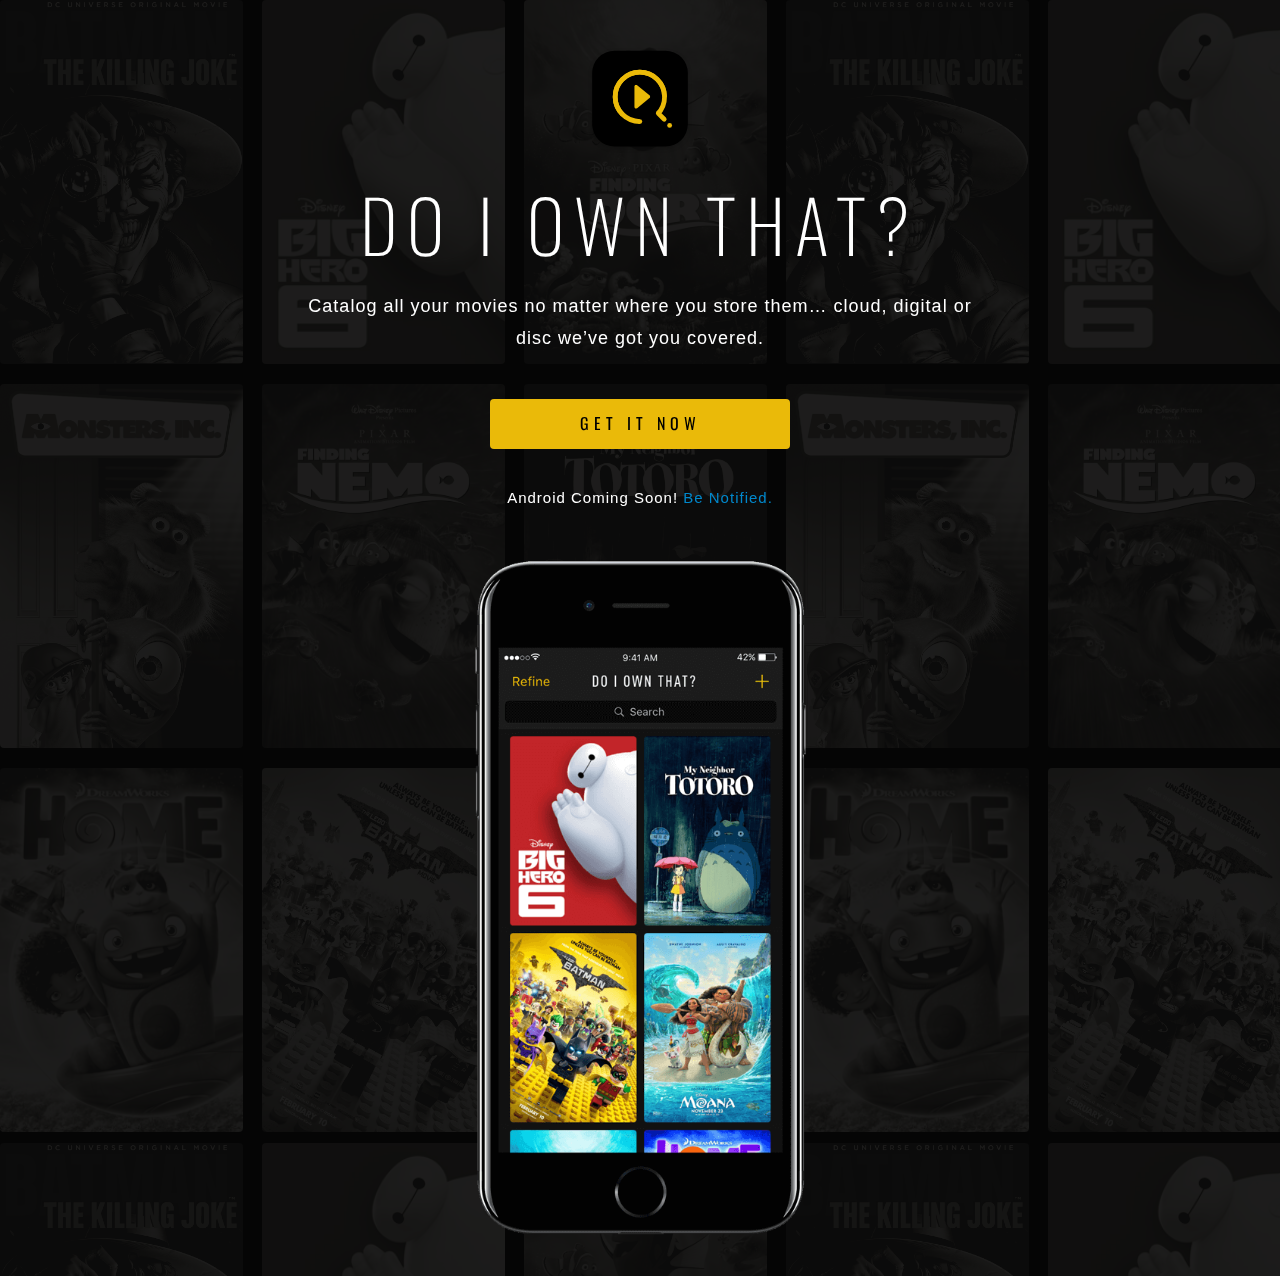
<file: index.html>
<!DOCTYPE html>
<html>
  <head>
    <meta charset="utf-8" />
    <title>Do I Own That? App</title>

	<!-- SEO -->

    <meta name="description" content="Do I Own That? is the perfect app for those like myself with huge movie collections spread out across various formats and services with no easy way to keep track of them all.  Do I Own That? is unique in that not only does it let you save movies to your library but you can also tag them with custom labels like Blu-ray, iTunes, Hard Drive, and more. Don't accidentally rent a movie you already own again! Start watching your movies faster by knowing exactly where you bought them. Cloud, digital or disc we've got you covered! Try Do I Own That? today."/>
    <meta name="keywords" content="mobile, app, movies, library, catalog, database, organize, labels, tags, bluray, itunes, vudu, amazon, google play"/>
    <!--<meta name="viewport" content="width=device-width, initial-scale=1">-->

	<!-- CSS -->

    <link rel="stylesheet" href="assets/css/styles.css" />
  	<link rel="stylesheet" href="assets/css/animate.css" />

	<!-- Fonts -->
    <link href="https://fonts.googleapis.com/css?family=Oswald:200" rel="stylesheet">

  </head>

  <body>
    <div id="wrap">
      <div id="contain">
        <div class="animated fadeIn" id="content">

          <img class="avatar hover" src="assets/img/AppIcon.svg" alt="App Icon"/>
          <h1>Do I Own That?</h1>
          <p id="intro">Catalog all your movies no matter where you store them… cloud, digital or disc we’ve got you covered.</p>

          <p class="animated fadeIn">
          	<a href="https://appsto.re/us/uTX-kb.i" class="button">GET IT NOW</a>
		<br>
		  <small>Android Coming Soon!<a href="mailto:hello@doiownth.at"> Be Notified.</a></small>
          </p>
        </div>

        <div class="animated fadeInUp"><img src="assets/img/app-screen-1.png" width="375" /></div>

      </div>
    </div>

  </body>
</html>
</file>
<file: assets/css/styles.css>
/*------------------------------------*\
  CSS Reset
\*------------------------------------*/

* {
  margin: 0;
  padding: 0;
  font-style: inherit;
  cursor: default;
  outline: 0;
  -webkit-font-smoothing: antialiased;
  -webkit-box-sizing: border-box;
  -webkit-text-size-adjust: auto;
  -moz-box-sizing: border-box;
  -moz-osx-font-smoothing: grayscale;
	-moz-font-feature-settings: "liga", "kern";
	text-rendering: optimizelegibility;
  -ms-box-sizing: border-box;
  -o-box-sizing: border-box;
  box-sizing: border-box; }


/*------------------------------------*\
  Font Face
\*------------------------------------*/



/*------------------------------------*\
 	Highlight Seclections
\*------------------------------------*/

	::selection {
		background: #999;
		color: #fff;
		text-shadow: none; /* Safari */
	}

	::-moz-selection {
		background: #999;
		color: #fff;
		text-shadow: none; /* Firefox */
	}


/*------------------------------------*\
  Document default
\*------------------------------------*/

body {
  font: normal 18px/32px 'Arial', sans-serif;
  letter-spacing: 1px;
  color: #fff;
  background: #000 url('../img/Poster-Background-Tile.png') repeat;

}

a, a:visited {
  color: #0088cc;
  cursor: pointer;
  text-decoration: none;
  -webkit-transition: all 0.15s ease;
  -moz-transition: all 0.15s ease;
  -ms-transition: all 0.15s ease;
  -o-transition: all 0.15s ease;
  transition: all 0.15s ease;
}

a.highlight:hover {
	border-bottom: 3px solid rgba(255,255,255,0.2);
}

a:hover, a:visited:hover {
    color: #fff; }

a.button {
  font-family: 'Oswald', 'Arial', sans-serif;
  //font-weight: 200;
  text-transform: uppercase;
  font-size: 16px;
  display: block;
  width: 300px;
  height: 50px;
  line-height: 3;
  margin-left: auto;
  margin-right: auto;
  color: #000;
  letter-spacing: 5px;
  background-color: #EABA09;
  border-radius: 4px;
}

a.button:hover {
  background-color: #B38D07;
}

img.avatar {
	width: 110px;
	display: block;
	margin-left: auto;
	margin-right: auto;
  margin-bottom: 32px;
}

h1 {
  font-family: 'Oswald', 'Arial', sans-serif;
  font-weight: 200;
  text-transform: uppercase;
  color: #fff;
  font-size: 72px;
  letter-spacing: 10px;
  line-height: 1;
  margin-bottom: 30px;
}

h5 {
  font-family: 'Oswald', 'Arial', sans-serif;
  font-weight: 200;
  letter-spacing: 20px;
  opacity: .85;
  line-height: 1;
  margin: 1em;
}

#intro {
	text-align: center;
	margin-bottom: 2.5em;
  display: block;
}

/*------------------------------------*\
  Site box
\*------------------------------------*/

#contain #content {
  width: 720px;
  padding: 20px;
  margin-top: 2%;
}

#contain #content * {
  text-align: center; }

/*------------------------------------*\
  Centralised box
\*------------------------------------*/

#wrap {
  width: 100%;
  height: 100%;
  display: table;
  position: relative;
  z-index: 5; }

#wrap #contain {
  text-align: center;
  vertical-align: middle;
  display: table-cell;

}

#wrap #contain #content {
  display: inline-block; }

/*------------------------------------*\
  Header
\*------------------------------------*/

#header {
  margin: 0 0 24px;
  position: relative;
}


/*------------------------------------*\
  Skills
\*------------------------------------*/

#intro a {
  color: #fff;
 }


/*------------------------------------*\
  Clearfix
\*------------------------------------*/

.clear, #header, #footer {
  zoom: 1; }

.clear:before, #header:before, #footer:before, .clear:after, #header:after, #footer:after {
    content: '';
    display: block; }

.clear:after, #header:after, #footer:after {
    clear: both; }
</file>
